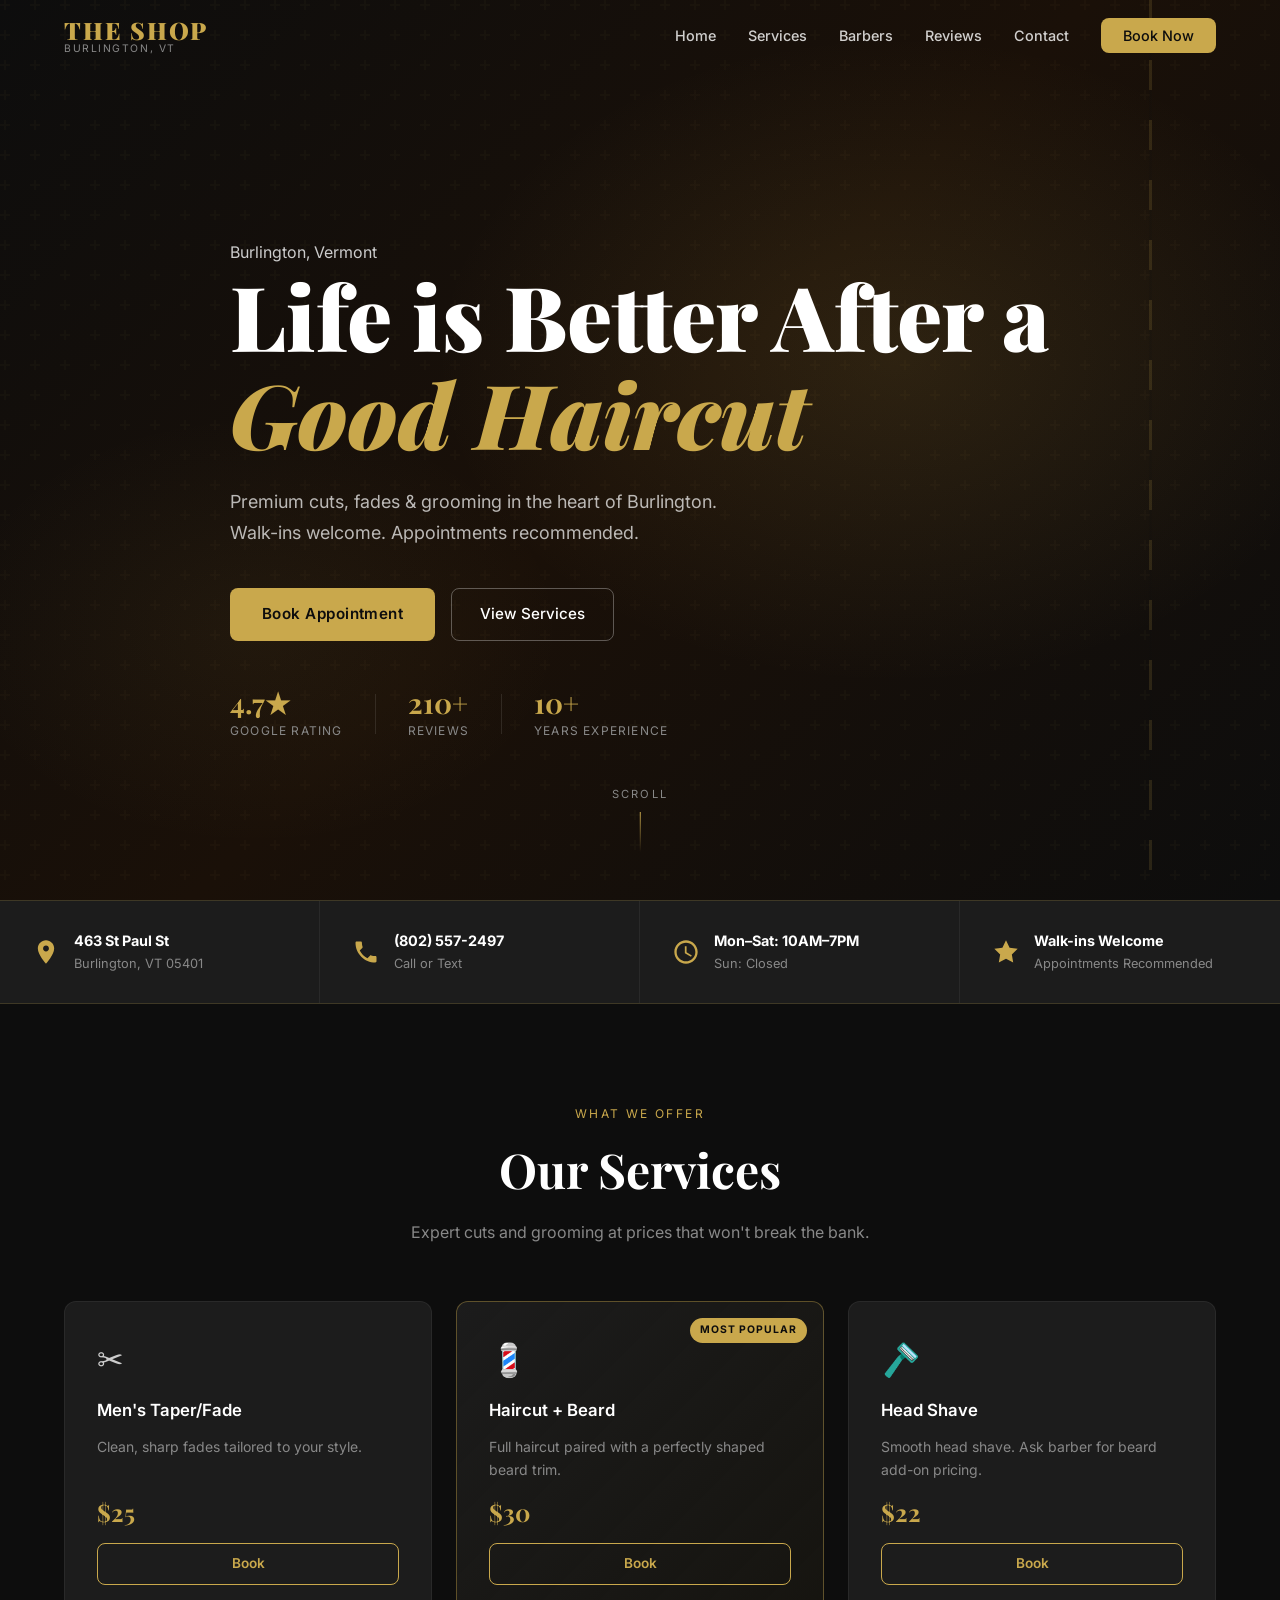
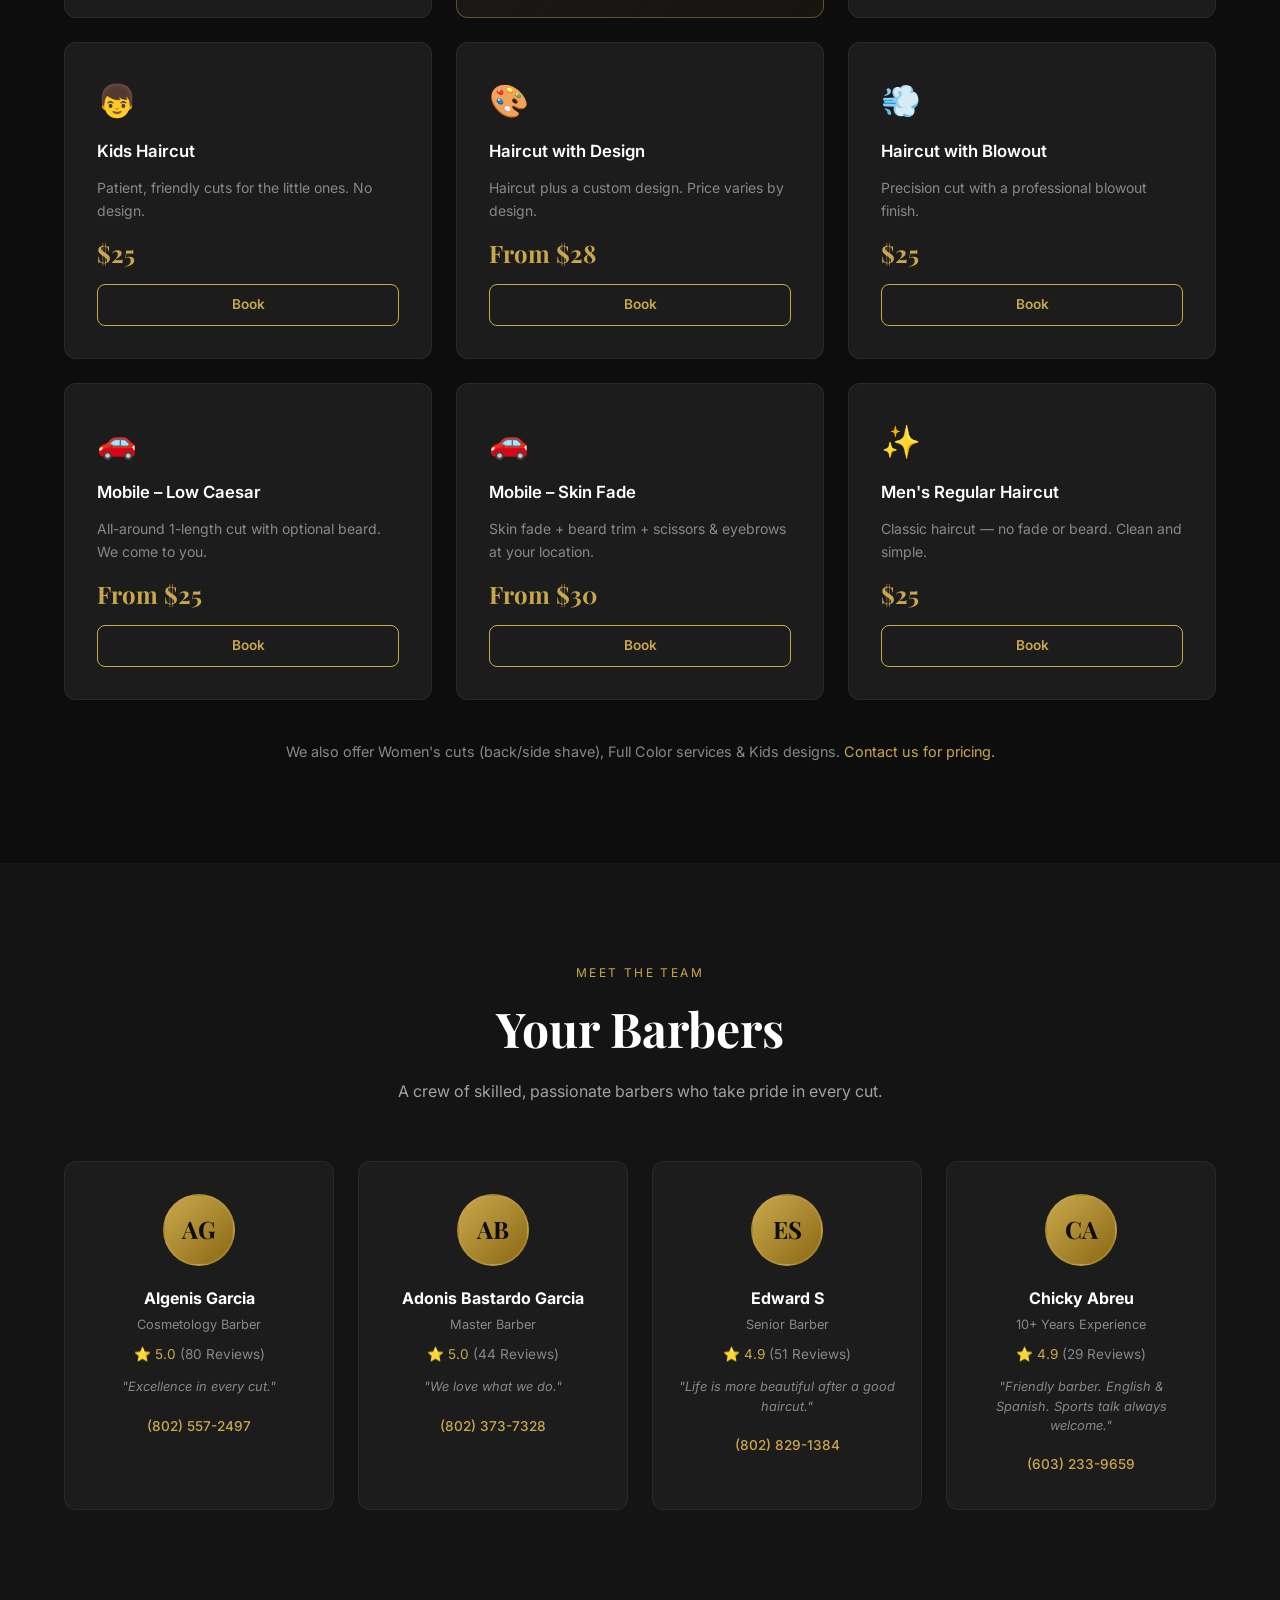
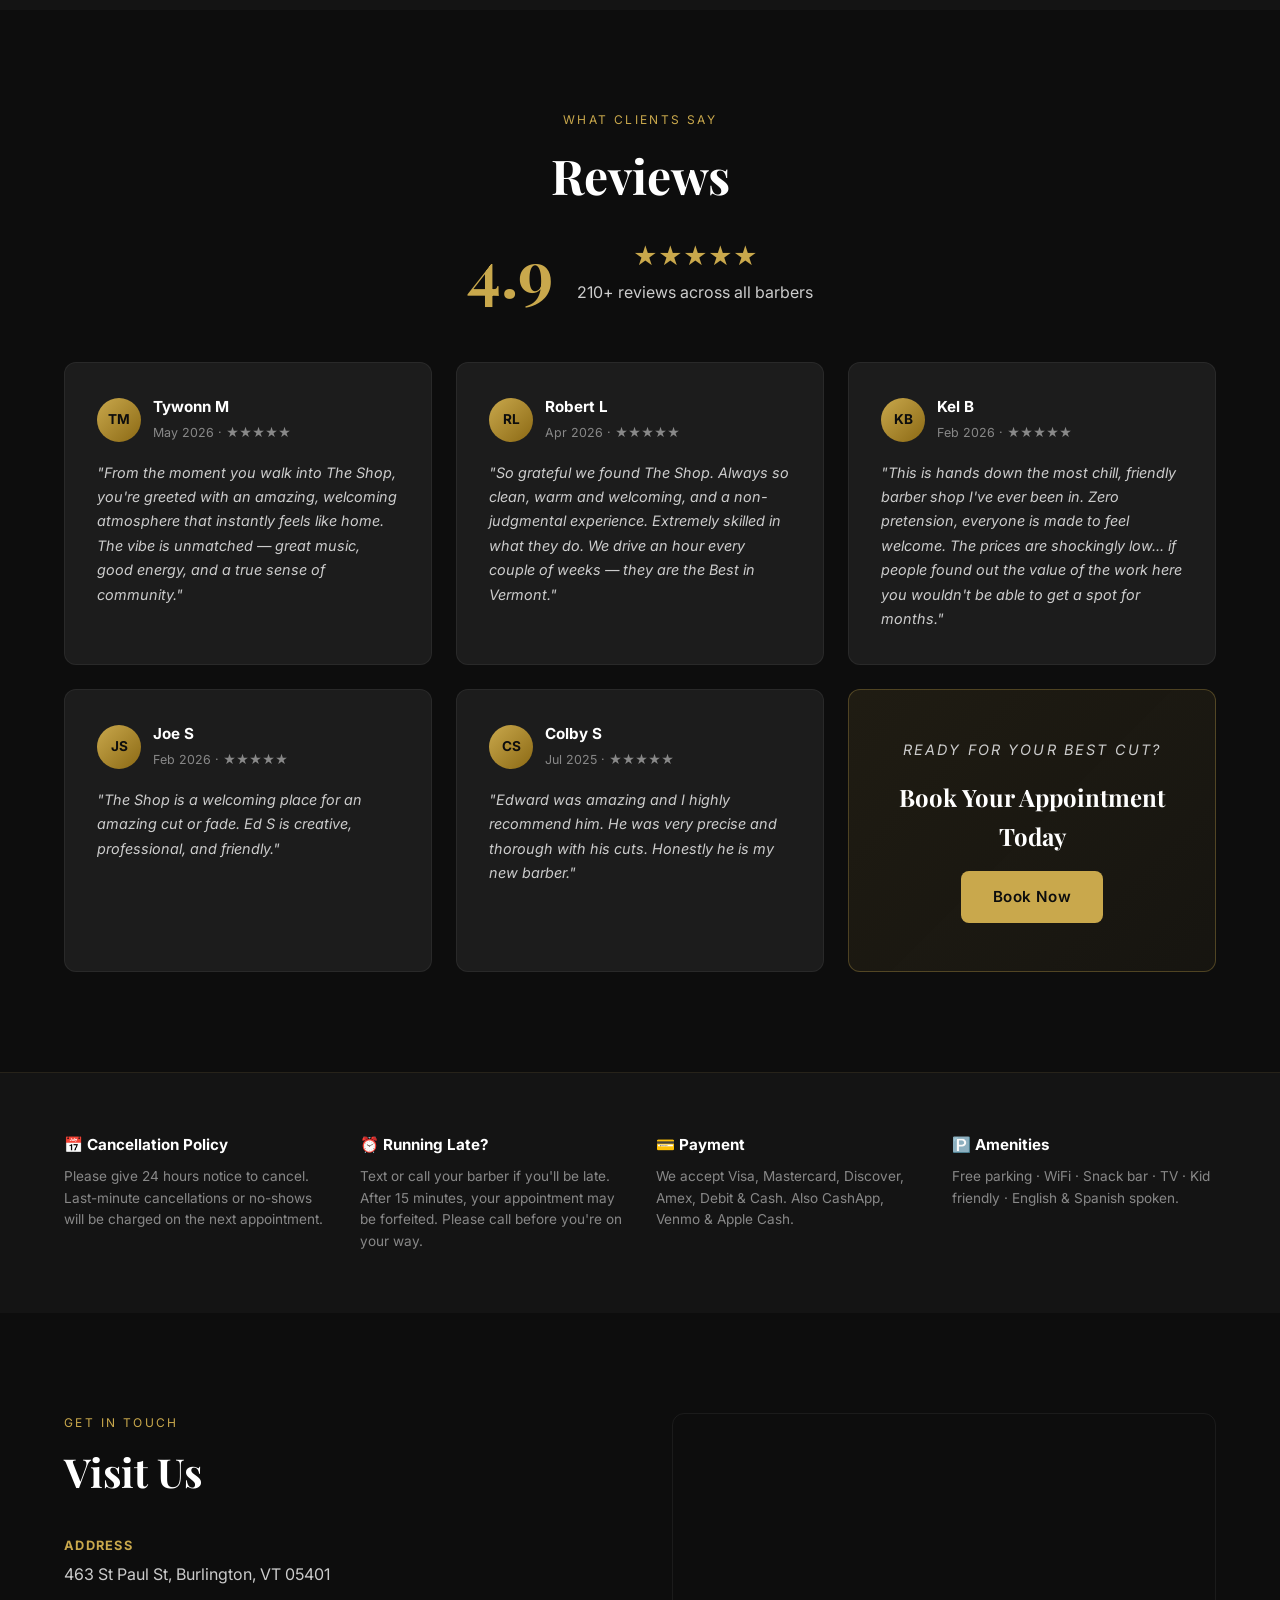
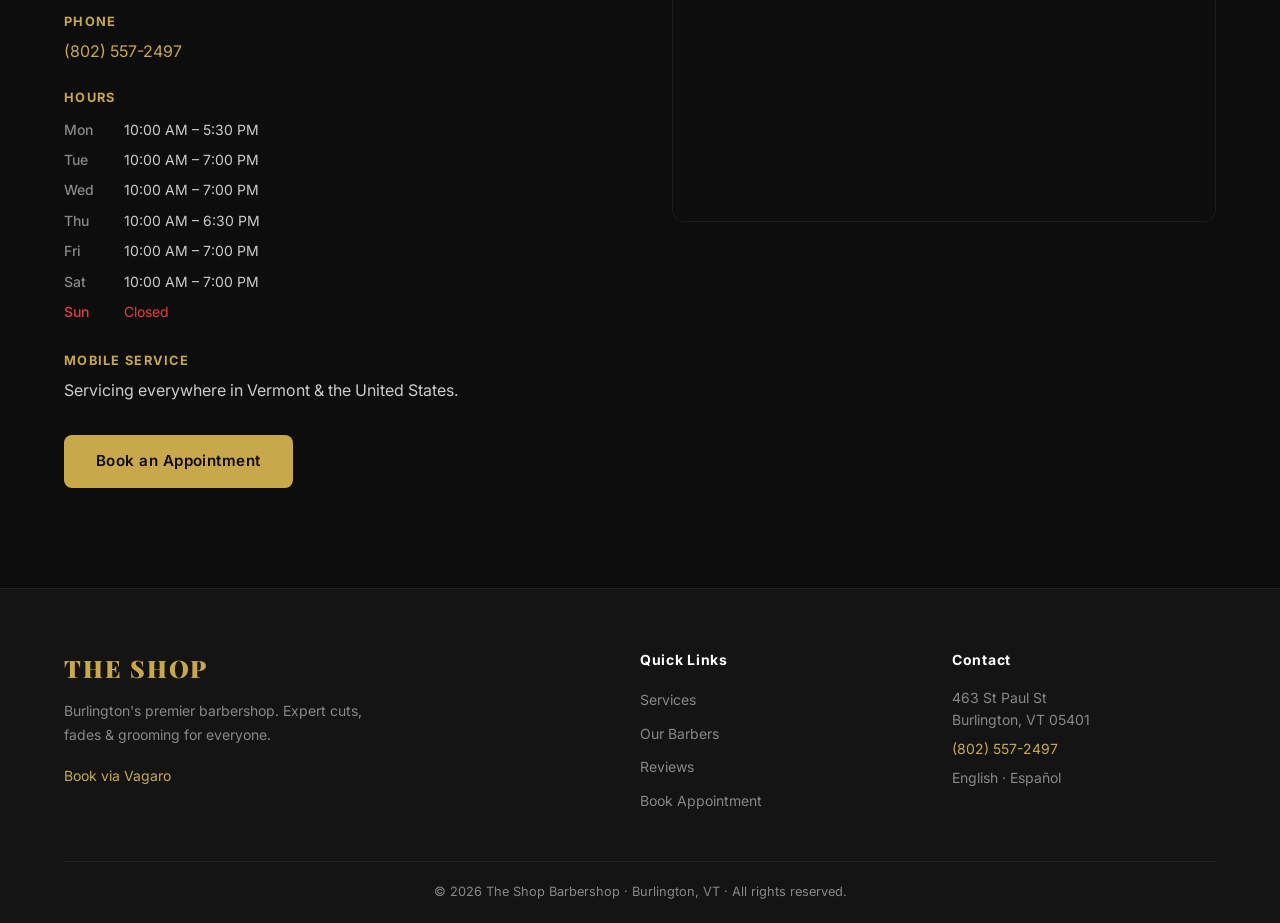
<file: index.html>
<!DOCTYPE html>
<html lang="en">
<head>
  <meta charset="UTF-8" />
  <meta name="viewport" content="width=device-width, initial-scale=1.0" />
  <title>The Shop | Burlington's Premier Barbershop</title>
  <link rel="stylesheet" href="styles.css" />
  <link rel="preconnect" href="https://fonts.googleapis.com" />
  <link href="https://fonts.googleapis.com/css2?family=Playfair+Display:wght@400;700;900&family=Inter:wght@300;400;500;600&display=swap" rel="stylesheet" />
</head>
<body>

  <!-- NAV -->
  <nav class="navbar" id="navbar">
    <div class="nav-container">
      <a href="index.html" class="nav-logo">
        <span class="logo-text">THE SHOP</span>
        <span class="logo-sub">Burlington, VT</span>
      </a>
      <ul class="nav-links" id="navLinks">
        <li><a href="#home">Home</a></li>
        <li><a href="#services">Services</a></li>
        <li><a href="#barbers">Barbers</a></li>
        <li><a href="#reviews">Reviews</a></li>
        <li><a href="#contact">Contact</a></li>
        <li><a href="booking.html" class="btn-nav">Book Now</a></li>
      </ul>
      <button class="hamburger" id="hamburger" aria-label="Menu">
        <span></span><span></span><span></span>
      </button>
    </div>
  </nav>

  <!-- HERO -->
  <section class="hero" id="home">
    <div class="hero-overlay"></div>
    <div class="hero-content">
      <p class="hero-eyebrow">Burlington, Vermont</p>
      <h1 class="hero-title">Life is Better After a<br /><em>Good Haircut</em></h1>
      <p class="hero-desc">Premium cuts, fades & grooming in the heart of Burlington. Walk-ins welcome. Appointments recommended.</p>
      <div class="hero-actions">
        <a href="booking.html" class="btn-primary">Book Appointment</a>
        <a href="#services" class="btn-ghost">View Services</a>
      </div>
      <div class="hero-badges">
        <div class="badge">
          <span class="badge-num">4.7★</span>
          <span class="badge-label">Google Rating</span>
        </div>
        <div class="badge-sep"></div>
        <div class="badge">
          <span class="badge-num">210+</span>
          <span class="badge-label">Reviews</span>
        </div>
        <div class="badge-sep"></div>
        <div class="badge">
          <span class="badge-num">10+</span>
          <span class="badge-label">Years Experience</span>
        </div>
      </div>
    </div>
    <div class="hero-scroll">
      <span>Scroll</span>
      <div class="scroll-line"></div>
    </div>
  </section>

  <!-- INFO STRIP -->
  <section class="info-strip">
    <div class="info-item">
      <svg viewBox="0 0 24 24"><path d="M12 2C8.13 2 5 5.13 5 9c0 5.25 7 13 7 13s7-7.75 7-13c0-3.87-3.13-7-7-7zm0 9.5c-1.38 0-2.5-1.12-2.5-2.5s1.12-2.5 2.5-2.5 2.5 1.12 2.5 2.5-1.12 2.5-2.5 2.5z"/></svg>
      <div>
        <strong>463 St Paul St</strong>
        <span>Burlington, VT 05401</span>
      </div>
    </div>
    <div class="info-item">
      <svg viewBox="0 0 24 24"><path d="M6.62 10.79c1.44 2.83 3.76 5.14 6.59 6.59l2.2-2.2c.27-.27.67-.36 1.02-.24 1.12.37 2.33.57 3.57.57.55 0 1 .45 1 1V20c0 .55-.45 1-1 1-9.39 0-17-7.61-17-17 0-.55.45-1 1-1h3.5c.55 0 1 .45 1 1 0 1.25.2 2.45.57 3.57.11.35.03.74-.25 1.02l-2.2 2.2z"/></svg>
      <div>
        <strong>(802) 557-2497</strong>
        <span>Call or Text</span>
      </div>
    </div>
    <div class="info-item">
      <svg viewBox="0 0 24 24"><path d="M11.99 2C6.47 2 2 6.48 2 12s4.47 10 9.99 10C17.52 22 22 17.52 22 12S17.52 2 11.99 2zM12 20c-4.42 0-8-3.58-8-8s3.58-8 8-8 8 3.58 8 8-3.58 8-8 8zm.5-13H11v6l5.25 3.15.75-1.23-4.5-2.67V7z"/></svg>
      <div>
        <strong>Mon–Sat: 10AM–7PM</strong>
        <span>Sun: Closed</span>
      </div>
    </div>
    <div class="info-item">
      <svg viewBox="0 0 24 24"><path d="M12 2l3.09 6.26L22 9.27l-5 4.87 1.18 6.88L12 17.77l-6.18 3.25L7 14.14 2 9.27l6.91-1.01L12 2z"/></svg>
      <div>
        <strong>Walk-ins Welcome</strong>
        <span>Appointments Recommended</span>
      </div>
    </div>
  </section>

  <!-- SERVICES -->
  <section class="services" id="services">
    <div class="container">
      <div class="section-header">
        <p class="section-eyebrow">What We Offer</p>
        <h2>Our Services</h2>
        <p class="section-desc">Expert cuts and grooming at prices that won't break the bank.</p>
      </div>
      <div class="services-grid">
        <div class="service-card">
          <div class="service-icon">✂</div>
          <h3>Men's Taper/Fade</h3>
          <p>Clean, sharp fades tailored to your style.</p>
          <span class="service-price">$25</span>
          <a href="booking.html" class="btn-service">Book</a>
        </div>
        <div class="service-card featured">
          <div class="service-badge">Most Popular</div>
          <div class="service-icon">💈</div>
          <h3>Haircut + Beard</h3>
          <p>Full haircut paired with a perfectly shaped beard trim.</p>
          <span class="service-price">$30</span>
          <a href="booking.html" class="btn-service">Book</a>
        </div>
        <div class="service-card">
          <div class="service-icon">🪒</div>
          <h3>Head Shave</h3>
          <p>Smooth head shave. Ask barber for beard add-on pricing.</p>
          <span class="service-price">$22</span>
          <a href="booking.html" class="btn-service">Book</a>
        </div>
        <div class="service-card">
          <div class="service-icon">👦</div>
          <h3>Kids Haircut</h3>
          <p>Patient, friendly cuts for the little ones. No design.</p>
          <span class="service-price">$25</span>
          <a href="booking.html" class="btn-service">Book</a>
        </div>
        <div class="service-card">
          <div class="service-icon">🎨</div>
          <h3>Haircut with Design</h3>
          <p>Haircut plus a custom design. Price varies by design.</p>
          <span class="service-price">From $28</span>
          <a href="booking.html" class="btn-service">Book</a>
        </div>
        <div class="service-card">
          <div class="service-icon">💨</div>
          <h3>Haircut with Blowout</h3>
          <p>Precision cut with a professional blowout finish.</p>
          <span class="service-price">$25</span>
          <a href="booking.html" class="btn-service">Book</a>
        </div>
        <div class="service-card">
          <div class="service-icon">🚗</div>
          <h3>Mobile – Low Caesar</h3>
          <p>All-around 1-length cut with optional beard. We come to you.</p>
          <span class="service-price">From $25</span>
          <a href="booking.html" class="btn-service">Book</a>
        </div>
        <div class="service-card">
          <div class="service-icon">🚗</div>
          <h3>Mobile – Skin Fade</h3>
          <p>Skin fade + beard trim + scissors & eyebrows at your location.</p>
          <span class="service-price">From $30</span>
          <a href="booking.html" class="btn-service">Book</a>
        </div>
        <div class="service-card">
          <div class="service-icon">✨</div>
          <h3>Men's Regular Haircut</h3>
          <p>Classic haircut — no fade or beard. Clean and simple.</p>
          <span class="service-price">$25</span>
          <a href="booking.html" class="btn-service">Book</a>
        </div>
      </div>
      <div class="services-note">
        <p>We also offer Women's cuts (back/side shave), Full Color services & Kids designs. <a href="booking.html">Contact us for pricing.</a></p>
      </div>
    </div>
  </section>

  <!-- BARBERS -->
  <section class="barbers" id="barbers">
    <div class="container">
      <div class="section-header light">
        <p class="section-eyebrow">Meet the Team</p>
        <h2>Your Barbers</h2>
        <p class="section-desc">A crew of skilled, passionate barbers who take pride in every cut.</p>
      </div>
      <div class="barbers-grid">
        <div class="barber-card">
          <div class="barber-avatar">AG</div>
          <div class="barber-info">
            <h3>Algenis Garcia</h3>
            <p class="barber-title">Cosmetology Barber</p>
            <div class="barber-stars">⭐ 5.0 <span>(80 Reviews)</span></div>
            <p class="barber-quote">"Excellence in every cut."</p>
            <a href="tel:+18025572497" class="barber-phone">(802) 557-2497</a>
          </div>
        </div>
        <div class="barber-card">
          <div class="barber-avatar">AB</div>
          <div class="barber-info">
            <h3>Adonis Bastardo Garcia</h3>
            <p class="barber-title">Master Barber</p>
            <div class="barber-stars">⭐ 5.0 <span>(44 Reviews)</span></div>
            <p class="barber-quote">"We love what we do."</p>
            <a href="tel:+18023737328" class="barber-phone">(802) 373-7328</a>
          </div>
        </div>
        <div class="barber-card">
          <div class="barber-avatar">ES</div>
          <div class="barber-info">
            <h3>Edward S</h3>
            <p class="barber-title">Senior Barber</p>
            <div class="barber-stars">⭐ 4.9 <span>(51 Reviews)</span></div>
            <p class="barber-quote">"Life is more beautiful after a good haircut."</p>
            <a href="tel:+18028291384" class="barber-phone">(802) 829-1384</a>
          </div>
        </div>
        <div class="barber-card">
          <div class="barber-avatar">CA</div>
          <div class="barber-info">
            <h3>Chicky Abreu</h3>
            <p class="barber-title">10+ Years Experience</p>
            <div class="barber-stars">⭐ 4.9 <span>(29 Reviews)</span></div>
            <p class="barber-quote">"Friendly barber. English &amp; Spanish. Sports talk always welcome."</p>
            <a href="tel:+16032339659" class="barber-phone">(603) 233-9659</a>
          </div>
        </div>
      </div>
    </div>
  </section>

  <!-- REVIEWS -->
  <section class="reviews" id="reviews">
    <div class="container">
      <div class="section-header">
        <p class="section-eyebrow">What Clients Say</p>
        <h2>Reviews</h2>
        <div class="review-summary">
          <span class="big-rating">4.9</span>
          <div>
            <div class="stars-row">★★★★★</div>
            <p>210+ reviews across all barbers</p>
          </div>
        </div>
      </div>
      <div class="reviews-grid">
        <div class="review-card">
          <div class="reviewer">
            <div class="reviewer-avatar">TM</div>
            <div>
              <strong>Tywonn M</strong>
              <span>May 2026 · ★★★★★</span>
            </div>
          </div>
          <p>"From the moment you walk into The Shop, you're greeted with an amazing, welcoming atmosphere that instantly feels like home. The vibe is unmatched — great music, good energy, and a true sense of community."</p>
        </div>
        <div class="review-card">
          <div class="reviewer">
            <div class="reviewer-avatar">RL</div>
            <div>
              <strong>Robert L</strong>
              <span>Apr 2026 · ★★★★★</span>
            </div>
          </div>
          <p>"So grateful we found The Shop. Always so clean, warm and welcoming, and a non-judgmental experience. Extremely skilled in what they do. We drive an hour every couple of weeks — they are the Best in Vermont."</p>
        </div>
        <div class="review-card">
          <div class="reviewer">
            <div class="reviewer-avatar">KB</div>
            <div>
              <strong>Kel B</strong>
              <span>Feb 2026 · ★★★★★</span>
            </div>
          </div>
          <p>"This is hands down the most chill, friendly barber shop I've ever been in. Zero pretension, everyone is made to feel welcome. The prices are shockingly low... if people found out the value of the work here you wouldn't be able to get a spot for months."</p>
        </div>
        <div class="review-card">
          <div class="reviewer">
            <div class="reviewer-avatar">JS</div>
            <div>
              <strong>Joe S</strong>
              <span>Feb 2026 · ★★★★★</span>
            </div>
          </div>
          <p>"The Shop is a welcoming place for an amazing cut or fade. Ed S is creative, professional, and friendly."</p>
        </div>
        <div class="review-card">
          <div class="reviewer">
            <div class="reviewer-avatar">CS</div>
            <div>
              <strong>Colby S</strong>
              <span>Jul 2025 · ★★★★★</span>
            </div>
          </div>
          <p>"Edward was amazing and I highly recommend him. He was very precise and thorough with his cuts. Honestly he is my new barber."</p>
        </div>
        <div class="review-card cta-card">
          <p class="cta-label">Ready for your best cut?</p>
          <h3>Book Your Appointment Today</h3>
          <a href="booking.html" class="btn-primary">Book Now</a>
        </div>
      </div>
    </div>
  </section>

  <!-- POLICIES -->
  <section class="policies">
    <div class="container">
      <div class="policies-grid">
        <div class="policy-item">
          <h4>📅 Cancellation Policy</h4>
          <p>Please give 24 hours notice to cancel. Last-minute cancellations or no-shows will be charged on the next appointment.</p>
        </div>
        <div class="policy-item">
          <h4>⏰ Running Late?</h4>
          <p>Text or call your barber if you'll be late. After 15 minutes, your appointment may be forfeited. Please call before you're on your way.</p>
        </div>
        <div class="policy-item">
          <h4>💳 Payment</h4>
          <p>We accept Visa, Mastercard, Discover, Amex, Debit & Cash. Also CashApp, Venmo & Apple Cash.</p>
        </div>
        <div class="policy-item">
          <h4>🅿️ Amenities</h4>
          <p>Free parking · WiFi · Snack bar · TV · Kid friendly · English & Spanish spoken.</p>
        </div>
      </div>
    </div>
  </section>

  <!-- CONTACT -->
  <section class="contact" id="contact">
    <div class="container">
      <div class="contact-grid">
        <div class="contact-info">
          <p class="section-eyebrow">Get In Touch</p>
          <h2>Visit Us</h2>
          <div class="contact-details">
            <div class="contact-row">
              <strong>Address</strong>
              <p>463 St Paul St, Burlington, VT 05401</p>
            </div>
            <div class="contact-row">
              <strong>Phone</strong>
              <p><a href="tel:+18025572497">(802) 557-2497</a></p>
            </div>
            <div class="contact-row">
              <strong>Hours</strong>
              <table class="hours-table">
                <tr><td>Mon</td><td>10:00 AM – 5:30 PM</td></tr>
                <tr><td>Tue</td><td>10:00 AM – 7:00 PM</td></tr>
                <tr><td>Wed</td><td>10:00 AM – 7:00 PM</td></tr>
                <tr><td>Thu</td><td>10:00 AM – 6:30 PM</td></tr>
                <tr><td>Fri</td><td>10:00 AM – 7:00 PM</td></tr>
                <tr><td>Sat</td><td>10:00 AM – 7:00 PM</td></tr>
                <tr class="closed"><td>Sun</td><td>Closed</td></tr>
              </table>
            </div>
            <div class="contact-row">
              <strong>Mobile Service</strong>
              <p>Servicing everywhere in Vermont & the United States.</p>
            </div>
          </div>
          <a href="booking.html" class="btn-primary" style="margin-top:2rem;display:inline-block;">Book an Appointment</a>
        </div>
        <div class="contact-map">
          <iframe
            src="https://www.google.com/maps/embed?pb=!1m18!1m12!1m3!1d2877.4!2d-73.2148!3d44.4773!2m3!1f0!2f0!3f0!3m2!1i1024!2i768!4f13.1!3m3!1m2!1s0x0%3A0x0!2s463+St+Paul+St%2C+Burlington%2C+VT+05401!5e0!3m2!1sen!2sus!4v1"
            width="100%"
            height="400"
            style="border:0;border-radius:12px;"
            allowfullscreen=""
            loading="lazy"
            referrerpolicy="no-referrer-when-downgrade"
            title="The Shop location map">
          </iframe>
        </div>
      </div>
    </div>
  </section>

  <!-- FOOTER -->
  <footer class="footer">
    <div class="container">
      <div class="footer-grid">
        <div class="footer-brand">
          <span class="logo-text">THE SHOP</span>
          <p>Burlington's premier barbershop. Expert cuts, fades & grooming for everyone.</p>
          <div class="footer-socials">
            <a href="https://www.vagaro.com/theshop3" target="_blank" rel="noopener">Book via Vagaro</a>
          </div>
        </div>
        <div class="footer-links">
          <h4>Quick Links</h4>
          <ul>
            <li><a href="#services">Services</a></li>
            <li><a href="#barbers">Our Barbers</a></li>
            <li><a href="#reviews">Reviews</a></li>
            <li><a href="booking.html">Book Appointment</a></li>
          </ul>
        </div>
        <div class="footer-contact">
          <h4>Contact</h4>
          <p>463 St Paul St<br />Burlington, VT 05401</p>
          <p><a href="tel:+18025572497">(802) 557-2497</a></p>
          <p>English · Español</p>
        </div>
      </div>
      <div class="footer-bottom">
        <p>&copy; 2026 The Shop Barbershop · Burlington, VT · All rights reserved.</p>
      </div>
    </div>
  </footer>

  <script src="script.js"></script>
</body>
</html>
</file>
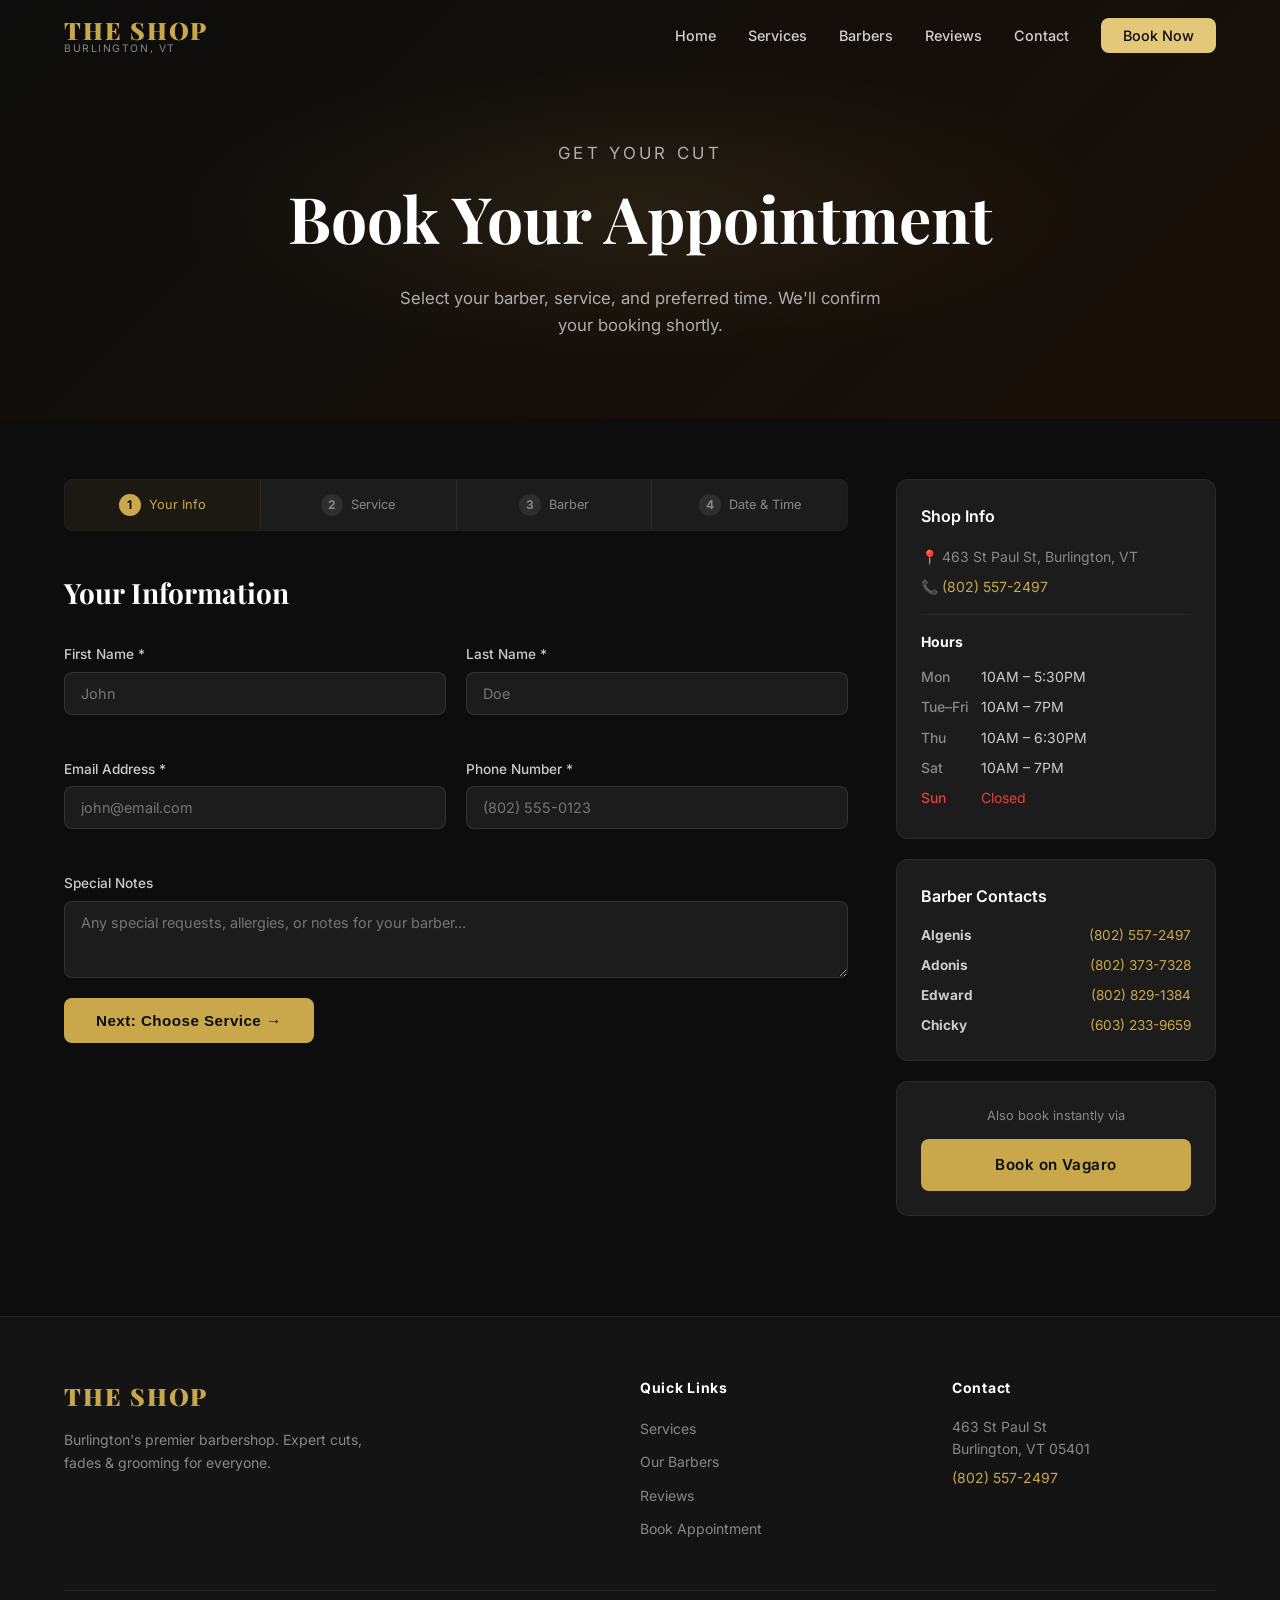
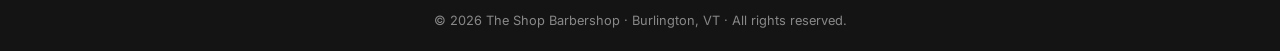
<file: booking.html>
<!DOCTYPE html>
<html lang="en">
<head>
  <meta charset="UTF-8" />
  <meta name="viewport" content="width=device-width, initial-scale=1.0" />
  <title>Book Appointment | The Shop Barbershop</title>
  <link rel="stylesheet" href="styles.css" />
  <link rel="preconnect" href="https://fonts.googleapis.com" />
  <link href="https://fonts.googleapis.com/css2?family=Playfair+Display:wght@400;700;900&family=Inter:wght@300;400;500;600&display=swap" rel="stylesheet" />
</head>
<body>

  <!-- NAV -->
  <nav class="navbar" id="navbar">
    <div class="nav-container">
      <a href="index.html" class="nav-logo">
        <span class="logo-text">THE SHOP</span>
        <span class="logo-sub">Burlington, VT</span>
      </a>
      <ul class="nav-links" id="navLinks">
        <li><a href="index.html#home">Home</a></li>
        <li><a href="index.html#services">Services</a></li>
        <li><a href="index.html#barbers">Barbers</a></li>
        <li><a href="index.html#reviews">Reviews</a></li>
        <li><a href="index.html#contact">Contact</a></li>
        <li><a href="booking.html" class="btn-nav active">Book Now</a></li>
      </ul>
      <button class="hamburger" id="hamburger" aria-label="Menu">
        <span></span><span></span><span></span>
      </button>
    </div>
  </nav>

  <!-- BOOKING HERO -->
  <section class="booking-hero">
    <div class="booking-hero-content">
      <p class="section-eyebrow">Get Your Cut</p>
      <h1>Book Your Appointment</h1>
      <p>Select your barber, service, and preferred time. We'll confirm your booking shortly.</p>
    </div>
  </section>

  <!-- BOOKING SECTION -->
  <section class="booking-section">
    <div class="container">
      <div class="booking-layout">

        <!-- FORM -->
        <div class="booking-form-wrap">
          <div class="booking-steps">
            <div class="step active" data-step="1"><span>1</span> Your Info</div>
            <div class="step" data-step="2"><span>2</span> Service</div>
            <div class="step" data-step="3"><span>3</span> Barber</div>
            <div class="step" data-step="4"><span>4</span> Date &amp; Time</div>
          </div>

          <form id="bookingForm" novalidate>

            <!-- STEP 1: Contact Info -->
            <div class="form-step" id="step1">
              <h2>Your Information</h2>
              <div class="form-row">
                <div class="form-group">
                  <label for="firstName">First Name *</label>
                  <input type="text" id="firstName" name="firstName" placeholder="John" required />
                  <span class="field-error" id="firstNameErr"></span>
                </div>
                <div class="form-group">
                  <label for="lastName">Last Name *</label>
                  <input type="text" id="lastName" name="lastName" placeholder="Doe" required />
                  <span class="field-error" id="lastNameErr"></span>
                </div>
              </div>
              <div class="form-row">
                <div class="form-group">
                  <label for="email">Email Address *</label>
                  <input type="email" id="email" name="email" placeholder="john@email.com" required />
                  <span class="field-error" id="emailErr"></span>
                </div>
                <div class="form-group">
                  <label for="phone">Phone Number *</label>
                  <input type="tel" id="phone" name="phone" placeholder="(802) 555-0123" required />
                  <span class="field-error" id="phoneErr"></span>
                </div>
              </div>
              <div class="form-group">
                <label for="notes">Special Notes</label>
                <textarea id="notes" name="notes" rows="3" placeholder="Any special requests, allergies, or notes for your barber..."></textarea>
              </div>
              <button type="button" class="btn-primary next-btn" data-next="2">Next: Choose Service →</button>
            </div>

            <!-- STEP 2: Service -->
            <div class="form-step hidden" id="step2">
              <h2>Select a Service</h2>
              <div class="service-options">
                <label class="service-option">
                  <input type="radio" name="service" value="Men's Taper/Fade Haircut" data-price="$25" required />
                  <div class="service-opt-content">
                    <div class="service-opt-icon">✂</div>
                    <div class="service-opt-info">
                      <strong>Men's Taper/Fade Haircut</strong>
                      <span>Clean sharp fade tailored to your style</span>
                    </div>
                    <div class="service-opt-price">$25</div>
                  </div>
                </label>
                <label class="service-option">
                  <input type="radio" name="service" value="Men's Haircut + Beard" data-price="$30" />
                  <div class="service-opt-content">
                    <div class="service-opt-icon">💈</div>
                    <div class="service-opt-info">
                      <strong>Men's Haircut + Beard</strong>
                      <span>Full haircut with beard trim</span>
                    </div>
                    <div class="service-opt-price">$30</div>
                  </div>
                </label>
                <label class="service-option">
                  <input type="radio" name="service" value="Men's Regular Haircut" data-price="$25" />
                  <div class="service-opt-content">
                    <div class="service-opt-icon">💇</div>
                    <div class="service-opt-info">
                      <strong>Men's Regular Haircut</strong>
                      <span>Classic cut — no fade or beard</span>
                    </div>
                    <div class="service-opt-price">$25</div>
                  </div>
                </label>
                <label class="service-option">
                  <input type="radio" name="service" value="Men's Blowout" data-price="$25" />
                  <div class="service-opt-content">
                    <div class="service-opt-icon">💨</div>
                    <div class="service-opt-info">
                      <strong>Men's Blowout</strong>
                      <span>Nothing on top blowout style</span>
                    </div>
                    <div class="service-opt-price">$25</div>
                  </div>
                </label>
                <label class="service-option">
                  <input type="radio" name="service" value="Men's Haircut with Blowout" data-price="$25" />
                  <div class="service-opt-content">
                    <div class="service-opt-icon">✨</div>
                    <div class="service-opt-info">
                      <strong>Men's Haircut with Blowout</strong>
                      <span>Precision cut with blowout finish</span>
                    </div>
                    <div class="service-opt-price">$25</div>
                  </div>
                </label>
                <label class="service-option">
                  <input type="radio" name="service" value="Men's Haircut with Design" data-price="From $28" />
                  <div class="service-opt-content">
                    <div class="service-opt-icon">🎨</div>
                    <div class="service-opt-info">
                      <strong>Men's Haircut with Design</strong>
                      <span>Custom design, price varies</span>
                    </div>
                    <div class="service-opt-price">From $28</div>
                  </div>
                </label>
                <label class="service-option">
                  <input type="radio" name="service" value="Men's Head Shave" data-price="$22" />
                  <div class="service-opt-content">
                    <div class="service-opt-icon">🪒</div>
                    <div class="service-opt-info">
                      <strong>Men's Head Shave</strong>
                      <span>Smooth head shave (beard add-on available)</span>
                    </div>
                    <div class="service-opt-price">$22</div>
                  </div>
                </label>
                <label class="service-option">
                  <input type="radio" name="service" value="Kids Haircut No Design" data-price="$25" />
                  <div class="service-opt-content">
                    <div class="service-opt-icon">👦</div>
                    <div class="service-opt-info">
                      <strong>Kids Haircut (No Design)</strong>
                      <span>Patient, friendly cuts for little ones</span>
                    </div>
                    <div class="service-opt-price">$25</div>
                  </div>
                </label>
                <label class="service-option">
                  <input type="radio" name="service" value="Mobile – Low Caesar / All Around" data-price="From $25" />
                  <div class="service-opt-content">
                    <div class="service-opt-icon">🚗</div>
                    <div class="service-opt-info">
                      <strong>Mobile – Low Caesar / All Around</strong>
                      <span>We come to you — beard optional</span>
                    </div>
                    <div class="service-opt-price">From $25</div>
                  </div>
                </label>
                <label class="service-option">
                  <input type="radio" name="service" value="Mobile – Skin Fade, Beard, Scissors & Eyebrows" data-price="From $30" />
                  <div class="service-opt-content">
                    <div class="service-opt-icon">🚗</div>
                    <div class="service-opt-info">
                      <strong>Mobile – Skin Fade Package</strong>
                      <span>Skin fade + beard trim + scissors + eyebrows</span>
                    </div>
                    <div class="service-opt-price">From $30</div>
                  </div>
                </label>
                <label class="service-option">
                  <input type="radio" name="service" value="Women's Haircut / Back or Side Shave" data-price="Ask barber" />
                  <div class="service-opt-content">
                    <div class="service-opt-icon">💁</div>
                    <div class="service-opt-info">
                      <strong>Women's Haircut / Back or Side Shave</strong>
                      <span>Customized to your individual style</span>
                    </div>
                    <div class="service-opt-price">Ask barber</div>
                  </div>
                </label>
                <label class="service-option">
                  <input type="radio" name="service" value="Full Color and Haircut" data-price="Ask barber" />
                  <div class="service-opt-content">
                    <div class="service-opt-icon">🎨</div>
                    <div class="service-opt-info">
                      <strong>Full Color and Haircut</strong>
                      <span>All-over permanent or semi-permanent color</span>
                    </div>
                    <div class="service-opt-price">Ask barber</div>
                  </div>
                </label>
              </div>
              <span class="field-error" id="serviceErr"></span>
              <div class="step-actions">
                <button type="button" class="btn-ghost back-btn" data-prev="1">← Back</button>
                <button type="button" class="btn-primary next-btn" data-next="3">Next: Choose Barber →</button>
              </div>
            </div>

            <!-- STEP 3: Barber -->
            <div class="form-step hidden" id="step3">
              <h2>Choose Your Barber</h2>
              <div class="barber-options">
                <label class="barber-option">
                  <input type="radio" name="barber" value="Algenis Garcia" data-phone="(802) 557-2497" required />
                  <div class="barber-opt-content">
                    <div class="barber-opt-avatar">AG</div>
                    <div class="barber-opt-info">
                      <strong>Algenis Garcia</strong>
                      <span>Cosmetology Barber · ⭐ 5.0 (80)</span>
                    </div>
                  </div>
                </label>
                <label class="barber-option">
                  <input type="radio" name="barber" value="Adonis Bastardo Garcia" data-phone="(802) 373-7328" />
                  <div class="barber-opt-content">
                    <div class="barber-opt-avatar">AB</div>
                    <div class="barber-opt-info">
                      <strong>Adonis Bastardo Garcia</strong>
                      <span>Master Barber · ⭐ 5.0 (44)</span>
                    </div>
                  </div>
                </label>
                <label class="barber-option">
                  <input type="radio" name="barber" value="Edward S" data-phone="(802) 829-1384" />
                  <div class="barber-opt-content">
                    <div class="barber-opt-avatar">ES</div>
                    <div class="barber-opt-info">
                      <strong>Edward S</strong>
                      <span>Senior Barber · ⭐ 4.9 (51)</span>
                    </div>
                  </div>
                </label>
                <label class="barber-option">
                  <input type="radio" name="barber" value="Chicky Abreu" data-phone="(603) 233-9659" />
                  <div class="barber-opt-content">
                    <div class="barber-opt-avatar">CA</div>
                    <div class="barber-opt-info">
                      <strong>Chicky Abreu</strong>
                      <span>10+ Yrs Experience · ⭐ 4.9 (29)</span>
                    </div>
                  </div>
                </label>
                <label class="barber-option">
                  <input type="radio" name="barber" value="No Preference" data-phone="" />
                  <div class="barber-opt-content">
                    <div class="barber-opt-avatar">?</div>
                    <div class="barber-opt-info">
                      <strong>No Preference</strong>
                      <span>First available barber</span>
                    </div>
                  </div>
                </label>
              </div>
              <span class="field-error" id="barberErr"></span>
              <div class="step-actions">
                <button type="button" class="btn-ghost back-btn" data-prev="2">← Back</button>
                <button type="button" class="btn-primary next-btn" data-next="4">Next: Pick Date & Time →</button>
              </div>
            </div>

            <!-- STEP 4: Date & Time -->
            <div class="form-step hidden" id="step4">
              <h2>Date &amp; Time</h2>
              <div class="form-row">
                <div class="form-group">
                  <label for="apptDate">Preferred Date *</label>
                  <input type="date" id="apptDate" name="apptDate" required />
                  <span class="field-error" id="dateErr"></span>
                </div>
                <div class="form-group">
                  <label for="apptTime">Preferred Time *</label>
                  <select id="apptTime" name="apptTime" required>
                    <option value="">Select a time</option>
                    <option value="10:00 AM">10:00 AM</option>
                    <option value="10:30 AM">10:30 AM</option>
                    <option value="11:00 AM">11:00 AM</option>
                    <option value="11:30 AM">11:30 AM</option>
                    <option value="12:00 PM">12:00 PM</option>
                    <option value="12:30 PM">12:30 PM</option>
                    <option value="1:00 PM">1:00 PM</option>
                    <option value="1:30 PM">1:30 PM</option>
                    <option value="2:00 PM">2:00 PM</option>
                    <option value="2:30 PM">2:30 PM</option>
                    <option value="3:00 PM">3:00 PM</option>
                    <option value="3:30 PM">3:30 PM</option>
                    <option value="4:00 PM">4:00 PM</option>
                    <option value="4:30 PM">4:30 PM</option>
                    <option value="5:00 PM">5:00 PM</option>
                    <option value="5:30 PM">5:30 PM</option>
                    <option value="6:00 PM">6:00 PM</option>
                    <option value="6:30 PM">6:30 PM</option>
                  </select>
                  <span class="field-error" id="timeErr"></span>
                </div>
              </div>
              <div class="booking-summary" id="bookingSummary">
                <h3>Booking Summary</h3>
                <div class="summary-rows" id="summaryRows"></div>
              </div>
              <div class="policy-reminder">
                <p>⏰ If running late, please text your barber. After 15 minutes, you may lose your slot.</p>
                <p>📅 24-hour notice required for cancellations. No-shows will be charged.</p>
                <label class="checkbox-label">
                  <input type="checkbox" id="agreePolicy" required />
                  I understand and agree to the cancellation &amp; late policy.
                </label>
                <span class="field-error" id="policyErr"></span>
              </div>
              <div class="step-actions">
                <button type="button" class="btn-ghost back-btn" data-prev="3">← Back</button>
                <button type="submit" class="btn-primary" id="submitBtn">Confirm Booking ✓</button>
              </div>
            </div>

          </form>
        </div>

        <!-- SIDEBAR -->
        <aside class="booking-sidebar">
          <div class="sidebar-card">
            <h3>Shop Info</h3>
            <p>📍 463 St Paul St, Burlington, VT</p>
            <p>📞 <a href="tel:+18025572497">(802) 557-2497</a></p>
            <hr />
            <h4>Hours</h4>
            <table class="hours-table">
              <tr><td>Mon</td><td>10AM – 5:30PM</td></tr>
              <tr><td>Tue–Fri</td><td>10AM – 7PM</td></tr>
              <tr><td>Thu</td><td>10AM – 6:30PM</td></tr>
              <tr><td>Sat</td><td>10AM – 7PM</td></tr>
              <tr class="closed"><td>Sun</td><td>Closed</td></tr>
            </table>
          </div>
          <div class="sidebar-card">
            <h3>Barber Contacts</h3>
            <ul class="barber-contacts">
              <li><strong>Algenis</strong> <a href="tel:+18025572497">(802) 557-2497</a></li>
              <li><strong>Adonis</strong> <a href="tel:+18023737328">(802) 373-7328</a></li>
              <li><strong>Edward</strong> <a href="tel:+18028291384">(802) 829-1384</a></li>
              <li><strong>Chicky</strong> <a href="tel:+16032339659">(603) 233-9659</a></li>
            </ul>
          </div>
          <div class="sidebar-card vagaro-cta">
            <p>Also book instantly via</p>
            <a href="https://www.vagaro.com/theshop3" target="_blank" rel="noopener" class="btn-primary">Book on Vagaro</a>
          </div>
        </aside>
      </div>
    </div>
  </section>

  <!-- CONFIRMATION MODAL -->
  <div class="modal-overlay" id="confirmModal">
    <div class="modal">
      <div class="modal-icon">✅</div>
      <h2>Booking Request Sent!</h2>
      <p id="confirmText">Thank you! Your appointment request has been received. Your barber will confirm via phone or text shortly.</p>
      <div class="modal-details" id="modalDetails"></div>
      <p class="modal-note">If you need to cancel, please give 24 hours notice. No-shows will be charged on next visit.</p>
      <a href="index.html" class="btn-primary">Back to Home</a>
    </div>
  </div>

  <!-- FOOTER -->
  <footer class="footer">
    <div class="container">
      <div class="footer-grid">
        <div class="footer-brand">
          <span class="logo-text">THE SHOP</span>
          <p>Burlington's premier barbershop. Expert cuts, fades & grooming for everyone.</p>
        </div>
        <div class="footer-links">
          <h4>Quick Links</h4>
          <ul>
            <li><a href="index.html#services">Services</a></li>
            <li><a href="index.html#barbers">Our Barbers</a></li>
            <li><a href="index.html#reviews">Reviews</a></li>
            <li><a href="booking.html">Book Appointment</a></li>
          </ul>
        </div>
        <div class="footer-contact">
          <h4>Contact</h4>
          <p>463 St Paul St<br />Burlington, VT 05401</p>
          <p><a href="tel:+18025572497">(802) 557-2497</a></p>
        </div>
      </div>
      <div class="footer-bottom">
        <p>&copy; 2026 The Shop Barbershop · Burlington, VT · All rights reserved.</p>
      </div>
    </div>
  </footer>

  <script src="script.js"></script>
</body>
</html>
</file>
<file: styles.css>
/* ============================================================
   THE SHOP BARBERSHOP — styles.css
   ============================================================ */

*, *::before, *::after { box-sizing: border-box; margin: 0; padding: 0; }

:root {
  --gold: #C9A84C;
  --gold-light: #E4C87A;
  --dark: #0D0D0D;
  --dark-2: #141414;
  --dark-3: #1C1C1C;
  --dark-4: #242424;
  --mid: #2E2E2E;
  --light: #F5F0E8;
  --white: #FFFFFF;
  --text: #CCCCCC;
  --text-muted: #888;
  --red: #E53E3E;
  --radius: 12px;
  --radius-sm: 8px;
  --shadow: 0 4px 24px rgba(0,0,0,0.4);
  --transition: 0.3s ease;
  --font-serif: 'Playfair Display', Georgia, serif;
  --font-sans: 'Inter', system-ui, sans-serif;
}

html { scroll-behavior: smooth; font-size: 16px; }

body {
  font-family: var(--font-sans);
  background: var(--dark);
  color: var(--text);
  line-height: 1.6;
  overflow-x: hidden;
}

a { color: inherit; text-decoration: none; }

img { display: block; max-width: 100%; }

/* ── UTILITY ─────────────────────────────────────────────── */
.container { max-width: 1200px; margin: 0 auto; padding: 0 24px; }

.section-eyebrow {
  font-size: 0.75rem;
  letter-spacing: 0.2em;
  text-transform: uppercase;
  color: var(--gold);
  margin-bottom: 0.5rem;
}

.section-header { text-align: center; margin-bottom: 3.5rem; }
.section-header h2 {
  font-family: var(--font-serif);
  font-size: clamp(2rem, 4vw, 3rem);
  color: var(--white);
  margin-bottom: 0.75rem;
}
.section-header .section-desc { color: var(--text-muted); max-width: 520px; margin: 0 auto; }
.section-header.light h2 { color: var(--white); }
.section-header.light .section-eyebrow { color: var(--gold); }
.section-header.light .section-desc { color: rgba(255,255,255,0.6); }

/* ── BUTTONS ─────────────────────────────────────────────── */
.btn-primary {
  display: inline-flex;
  align-items: center;
  justify-content: center;
  background: var(--gold);
  color: var(--dark);
  font-weight: 600;
  font-size: 0.95rem;
  padding: 14px 32px;
  border-radius: var(--radius-sm);
  border: none;
  cursor: pointer;
  transition: var(--transition);
  letter-spacing: 0.03em;
}
.btn-primary:hover { background: var(--gold-light); transform: translateY(-2px); box-shadow: 0 8px 24px rgba(201,168,76,0.3); }

.btn-ghost {
  display: inline-flex;
  align-items: center;
  justify-content: center;
  background: transparent;
  color: var(--white);
  font-weight: 500;
  font-size: 0.95rem;
  padding: 13px 28px;
  border-radius: var(--radius-sm);
  border: 1px solid rgba(255,255,255,0.3);
  cursor: pointer;
  transition: var(--transition);
}
.btn-ghost:hover { border-color: var(--gold); color: var(--gold); }

.btn-nav {
  background: var(--gold);
  color: var(--dark) !important;
  padding: 9px 22px;
  border-radius: var(--radius-sm);
  font-weight: 600;
  font-size: 0.9rem;
  transition: var(--transition);
}
.btn-nav:hover, .btn-nav.active { background: var(--gold-light); }

/* ── NAVBAR ──────────────────────────────────────────────── */
.navbar {
  position: fixed;
  top: 0; left: 0; right: 0;
  z-index: 100;
  transition: background var(--transition), backdrop-filter var(--transition), box-shadow var(--transition);
  padding: 0;
}
.navbar.scrolled {
  background: rgba(13,13,13,0.95);
  backdrop-filter: blur(12px);
  box-shadow: 0 1px 0 rgba(255,255,255,0.06);
}

.nav-container {
  max-width: 1200px;
  margin: 0 auto;
  padding: 0 24px;
  display: flex;
  align-items: center;
  justify-content: space-between;
  height: 72px;
}

.nav-logo {
  display: flex;
  flex-direction: column;
  line-height: 1;
}
.logo-text {
  font-family: var(--font-serif);
  font-size: 1.5rem;
  font-weight: 900;
  color: var(--gold);
  letter-spacing: 0.08em;
}
.logo-sub {
  font-size: 0.65rem;
  letter-spacing: 0.15em;
  text-transform: uppercase;
  color: var(--text-muted);
  margin-top: 2px;
}

.nav-links {
  display: flex;
  align-items: center;
  gap: 2rem;
  list-style: none;
}
.nav-links a {
  color: rgba(255,255,255,0.8);
  font-size: 0.9rem;
  font-weight: 500;
  transition: color var(--transition);
}
.nav-links a:hover { color: var(--gold); }

.hamburger {
  display: none;
  flex-direction: column;
  gap: 5px;
  background: none;
  border: none;
  cursor: pointer;
  padding: 4px;
}
.hamburger span {
  display: block;
  width: 24px;
  height: 2px;
  background: var(--white);
  border-radius: 2px;
  transition: var(--transition);
}
.hamburger.open span:nth-child(1) { transform: translateY(7px) rotate(45deg); }
.hamburger.open span:nth-child(2) { opacity: 0; }
.hamburger.open span:nth-child(3) { transform: translateY(-7px) rotate(-45deg); }

/* ── HERO ────────────────────────────────────────────────── */
.hero {
  position: relative;
  min-height: 100vh;
  display: flex;
  align-items: center;
  background: linear-gradient(135deg, #0D0D0D 0%, #1A1008 50%, #0D0D0D 100%);
  overflow: hidden;
}

.hero::before {
  content: '';
  position: absolute;
  inset: 0;
  background:
    radial-gradient(ellipse 60% 60% at 70% 40%, rgba(201,168,76,0.12) 0%, transparent 60%),
    radial-gradient(ellipse 40% 40% at 20% 70%, rgba(201,168,76,0.06) 0%, transparent 60%);
}

/* Barber pole accent */
.hero::after {
  content: '';
  position: absolute;
  top: 0; right: 10%;
  width: 3px;
  height: 100%;
  background: repeating-linear-gradient(
    180deg,
    var(--gold) 0px,
    var(--gold) 30px,
    var(--dark) 30px,
    var(--dark) 60px
  );
  opacity: 0.15;
}

.hero-overlay {
  position: absolute;
  inset: 0;
  background: url("data:image/svg+xml,%3Csvg width='60' height='60' viewBox='0 0 60 60' xmlns='http://www.w3.org/2000/svg'%3E%3Cg fill='none' fill-rule='evenodd'%3E%3Cg fill='%23C9A84C' fill-opacity='0.03'%3E%3Cpath d='M36 34v-4h-2v4h-4v2h4v4h2v-4h4v-2h-4zm0-30V0h-2v4h-4v2h4v4h2V6h4V4h-4zM6 34v-4H4v4H0v2h4v4h2v-4h4v-2H6zM6 4V0H4v4H0v2h4v4h2V6h4V4H6z'/%3E%3C/g%3E%3C/g%3E%3C/svg%3E");
}

.hero-content {
  position: relative;
  z-index: 2;
  max-width: 1200px;
  margin: 0 auto;
  padding: 0 24px;
  padding-top: 80px;
}

.hero-title {
  font-family: var(--font-serif);
  font-size: clamp(3rem, 7vw, 6rem);
  font-weight: 900;
  color: var(--white);
  line-height: 1.1;
  margin-bottom: 1.5rem;
}
.hero-title em {
  font-style: italic;
  color: var(--gold);
}

.hero-desc {
  font-size: 1.125rem;
  color: rgba(255,255,255,0.7);
  max-width: 520px;
  margin-bottom: 2.5rem;
  line-height: 1.7;
}

.hero-actions {
  display: flex;
  gap: 1rem;
  flex-wrap: wrap;
  margin-bottom: 3rem;
}

.hero-badges {
  display: flex;
  align-items: center;
  gap: 2rem;
  flex-wrap: wrap;
}
.badge { display: flex; flex-direction: column; }
.badge-num {
  font-family: var(--font-serif);
  font-size: 1.75rem;
  font-weight: 700;
  color: var(--gold);
  line-height: 1;
}
.badge-label { font-size: 0.75rem; color: var(--text-muted); text-transform: uppercase; letter-spacing: 0.1em; margin-top: 4px; }
.badge-sep { width: 1px; height: 40px; background: rgba(255,255,255,0.1); }

.hero-scroll {
  position: absolute;
  bottom: 3rem;
  left: 50%;
  transform: translateX(-50%);
  display: flex;
  flex-direction: column;
  align-items: center;
  gap: 8px;
  color: var(--text-muted);
  font-size: 0.7rem;
  letter-spacing: 0.2em;
  text-transform: uppercase;
  animation: bounce 2s infinite;
}
.scroll-line { width: 1px; height: 40px; background: linear-gradient(to bottom, var(--gold), transparent); }

@keyframes bounce {
  0%, 100% { transform: translateX(-50%) translateY(0); }
  50% { transform: translateX(-50%) translateY(6px); }
}

/* ── INFO STRIP ──────────────────────────────────────────── */
.info-strip {
  background: var(--dark-3);
  border-top: 1px solid rgba(201,168,76,0.2);
  border-bottom: 1px solid rgba(201,168,76,0.2);
  display: grid;
  grid-template-columns: repeat(4, 1fr);
  gap: 0;
}
.info-item {
  display: flex;
  align-items: center;
  gap: 14px;
  padding: 28px 32px;
  border-right: 1px solid rgba(255,255,255,0.06);
}
.info-item:last-child { border-right: none; }
.info-item svg { width: 28px; height: 28px; fill: var(--gold); flex-shrink: 0; }
.info-item strong { display: block; color: var(--white); font-size: 0.9rem; }
.info-item span { display: block; font-size: 0.8rem; color: var(--text-muted); margin-top: 2px; }

/* ── SERVICES ─────────────────────────────────────────────── */
.services {
  padding: 100px 0;
  background: var(--dark);
}

.services-grid {
  display: grid;
  grid-template-columns: repeat(3, 1fr);
  gap: 1.5rem;
}

.service-card {
  background: var(--dark-3);
  border: 1px solid rgba(255,255,255,0.06);
  border-radius: var(--radius);
  padding: 2rem;
  display: flex;
  flex-direction: column;
  gap: 0.75rem;
  transition: var(--transition);
  position: relative;
  overflow: hidden;
}
.service-card::before {
  content: '';
  position: absolute;
  top: 0; left: 0; right: 0;
  height: 2px;
  background: linear-gradient(90deg, transparent, var(--gold), transparent);
  opacity: 0;
  transition: opacity var(--transition);
}
.service-card:hover { border-color: rgba(201,168,76,0.3); transform: translateY(-4px); box-shadow: 0 16px 40px rgba(0,0,0,0.3); }
.service-card:hover::before { opacity: 1; }
.service-card.featured { border-color: rgba(201,168,76,0.4); background: linear-gradient(135deg, var(--dark-3), rgba(201,168,76,0.05)); }
.service-badge {
  position: absolute;
  top: 16px; right: 16px;
  background: var(--gold);
  color: var(--dark);
  font-size: 0.65rem;
  font-weight: 700;
  letter-spacing: 0.1em;
  text-transform: uppercase;
  padding: 4px 10px;
  border-radius: 20px;
}
.service-icon { font-size: 2rem; }
.service-card h3 { color: var(--white); font-size: 1.05rem; font-weight: 600; }
.service-card p { color: var(--text-muted); font-size: 0.875rem; flex: 1; }
.service-price { font-family: var(--font-serif); font-size: 1.5rem; color: var(--gold); font-weight: 700; }
.btn-service {
  display: inline-block;
  padding: 9px 20px;
  border: 1px solid var(--gold);
  color: var(--gold);
  border-radius: var(--radius-sm);
  font-size: 0.85rem;
  font-weight: 600;
  text-align: center;
  transition: var(--transition);
}
.btn-service:hover { background: var(--gold); color: var(--dark); }

.services-note {
  text-align: center;
  margin-top: 2.5rem;
  color: var(--text-muted);
  font-size: 0.9rem;
}
.services-note a { color: var(--gold); }

/* ── BARBERS ─────────────────────────────────────────────── */
.barbers {
  padding: 100px 0;
  background: var(--dark-2);
}

.barbers-grid {
  display: grid;
  grid-template-columns: repeat(4, 1fr);
  gap: 1.5rem;
}

.barber-card {
  background: var(--dark-3);
  border: 1px solid rgba(255,255,255,0.06);
  border-radius: var(--radius);
  padding: 2rem 1.5rem;
  text-align: center;
  transition: var(--transition);
}
.barber-card:hover { border-color: rgba(201,168,76,0.4); transform: translateY(-4px); }

.barber-avatar {
  width: 72px; height: 72px;
  border-radius: 50%;
  background: linear-gradient(135deg, var(--gold), #8B6914);
  display: flex; align-items: center; justify-content: center;
  font-family: var(--font-serif);
  font-size: 1.5rem;
  font-weight: 700;
  color: var(--dark);
  margin: 0 auto 1.25rem;
  border: 2px solid rgba(201,168,76,0.3);
}

.barber-info h3 { color: var(--white); font-size: 1rem; margin-bottom: 0.25rem; }
.barber-title { font-size: 0.8rem; color: var(--text-muted); margin-bottom: 0.5rem; }
.barber-stars { font-size: 0.85rem; color: var(--gold); margin-bottom: 0.75rem; }
.barber-stars span { color: var(--text-muted); }
.barber-quote { font-size: 0.8rem; color: var(--text-muted); font-style: italic; margin-bottom: 1rem; line-height: 1.5; }
.barber-phone { font-size: 0.85rem; color: var(--gold); font-weight: 500; }
.barber-phone:hover { color: var(--gold-light); }

/* ── REVIEWS ─────────────────────────────────────────────── */
.reviews {
  padding: 100px 0;
  background: var(--dark);
}

.review-summary {
  display: flex;
  align-items: center;
  justify-content: center;
  gap: 1.5rem;
  margin-top: 1.5rem;
}
.big-rating {
  font-family: var(--font-serif);
  font-size: 4rem;
  color: var(--gold);
  font-weight: 700;
  line-height: 1;
}
.stars-row { font-size: 1.5rem; color: var(--gold); margin-bottom: 0.25rem; }

.reviews-grid {
  display: grid;
  grid-template-columns: repeat(3, 1fr);
  gap: 1.5rem;
}

.review-card {
  background: var(--dark-3);
  border: 1px solid rgba(255,255,255,0.06);
  border-radius: var(--radius);
  padding: 2rem;
  transition: var(--transition);
}
.review-card:hover { border-color: rgba(201,168,76,0.2); transform: translateY(-2px); }

.reviewer {
  display: flex;
  align-items: center;
  gap: 12px;
  margin-bottom: 1rem;
}
.reviewer-avatar {
  width: 44px; height: 44px;
  border-radius: 50%;
  background: linear-gradient(135deg, var(--gold), #8B6914);
  display: flex; align-items: center; justify-content: center;
  font-size: 0.85rem;
  font-weight: 700;
  color: var(--dark);
  flex-shrink: 0;
}
.reviewer strong { display: block; color: var(--white); font-size: 0.95rem; }
.reviewer span { font-size: 0.78rem; color: var(--text-muted); }
.review-card > p { font-size: 0.9rem; color: var(--text); line-height: 1.7; font-style: italic; }

.cta-card {
  background: linear-gradient(135deg, rgba(201,168,76,0.1), rgba(201,168,76,0.05));
  border-color: rgba(201,168,76,0.3);
  display: flex;
  flex-direction: column;
  align-items: center;
  justify-content: center;
  text-align: center;
  gap: 1rem;
  padding: 3rem 2rem;
}
.cta-label { font-size: 0.75rem; letter-spacing: 0.15em; text-transform: uppercase; color: var(--gold); }
.cta-card h3 { font-family: var(--font-serif); font-size: 1.5rem; color: var(--white); }

/* ── POLICIES ────────────────────────────────────────────── */
.policies {
  padding: 60px 0;
  background: var(--dark-2);
  border-top: 1px solid rgba(201,168,76,0.1);
}

.policies-grid {
  display: grid;
  grid-template-columns: repeat(4, 1fr);
  gap: 2rem;
}

.policy-item h4 { color: var(--white); font-size: 0.95rem; margin-bottom: 0.5rem; }
.policy-item p { color: var(--text-muted); font-size: 0.85rem; line-height: 1.6; }

/* ── CONTACT ─────────────────────────────────────────────── */
.contact {
  padding: 100px 0;
  background: var(--dark);
}

.contact-grid {
  display: grid;
  grid-template-columns: 1fr 1fr;
  gap: 4rem;
  align-items: start;
}

.contact-info .section-eyebrow { text-align: left; }
.contact-info h2 {
  font-family: var(--font-serif);
  font-size: 2.5rem;
  color: var(--white);
  margin-bottom: 2rem;
}

.contact-details { display: flex; flex-direction: column; gap: 1.5rem; }
.contact-row strong { display: block; color: var(--gold); font-size: 0.8rem; letter-spacing: 0.1em; text-transform: uppercase; margin-bottom: 6px; }
.contact-row p { color: var(--text); }
.contact-row a { color: var(--gold); }

.hours-table { border-collapse: collapse; width: 100%; }
.hours-table td {
  padding: 4px 0;
  font-size: 0.875rem;
  color: var(--text);
}
.hours-table td:first-child { width: 60px; color: var(--text-muted); font-weight: 500; }
.hours-table tr.closed td { color: var(--red); }

.contact-map { border-radius: var(--radius); overflow: hidden; border: 1px solid rgba(255,255,255,0.06); }

/* ── FOOTER ──────────────────────────────────────────────── */
.footer {
  background: var(--dark-2);
  border-top: 1px solid rgba(255,255,255,0.06);
  padding: 60px 0 0;
}

.footer-grid {
  display: grid;
  grid-template-columns: 2fr 1fr 1fr;
  gap: 3rem;
  padding-bottom: 3rem;
}

.footer-brand .logo-text { display: block; margin-bottom: 0.75rem; }
.footer-brand p { color: var(--text-muted); font-size: 0.875rem; line-height: 1.7; max-width: 300px; margin-bottom: 1rem; }
.footer-socials a { color: var(--gold); font-size: 0.875rem; }

.footer-links h4, .footer-contact h4 { color: var(--white); font-size: 0.875rem; margin-bottom: 1rem; letter-spacing: 0.05em; }
.footer-links ul { list-style: none; display: flex; flex-direction: column; gap: 0.5rem; }
.footer-links a { color: var(--text-muted); font-size: 0.875rem; transition: color var(--transition); }
.footer-links a:hover { color: var(--gold); }

.footer-contact p { color: var(--text-muted); font-size: 0.875rem; margin-bottom: 0.4rem; line-height: 1.6; }
.footer-contact a { color: var(--gold); }

.footer-bottom {
  border-top: 1px solid rgba(255,255,255,0.06);
  padding: 20px 0;
  text-align: center;
  color: var(--text-muted);
  font-size: 0.8rem;
}

/* ── BOOKING PAGE ────────────────────────────────────────── */
.booking-hero {
  background: linear-gradient(135deg, #0D0D0D, #1A1008);
  padding: 140px 24px 80px;
  text-align: center;
  position: relative;
  overflow: hidden;
}
.booking-hero::before {
  content: '';
  position: absolute;
  inset: 0;
  background: radial-gradient(ellipse 60% 60% at 50% 50%, rgba(201,168,76,0.1) 0%, transparent 60%);
}
.booking-hero-content { position: relative; z-index: 1; }
.booking-hero h1 {
  font-family: var(--font-serif);
  font-size: clamp(2.5rem, 5vw, 4rem);
  color: var(--white);
  margin-bottom: 1rem;
}
.booking-hero p { color: rgba(255,255,255,0.65); max-width: 500px; margin: 0 auto; font-size: 1.05rem; }

.booking-section { padding: 60px 0 100px; }

.booking-layout {
  display: grid;
  grid-template-columns: 1fr 320px;
  gap: 3rem;
  align-items: start;
}

/* Steps indicator */
.booking-steps {
  display: flex;
  gap: 0;
  margin-bottom: 2.5rem;
  border-radius: var(--radius-sm);
  overflow: hidden;
  border: 1px solid rgba(255,255,255,0.08);
}
.step {
  flex: 1;
  padding: 14px 10px;
  text-align: center;
  font-size: 0.8rem;
  color: var(--text-muted);
  background: var(--dark-3);
  display: flex;
  align-items: center;
  justify-content: center;
  gap: 8px;
  border-right: 1px solid rgba(255,255,255,0.06);
  transition: var(--transition);
  cursor: default;
}
.step:last-child { border-right: none; }
.step span {
  width: 22px; height: 22px;
  border-radius: 50%;
  background: var(--mid);
  display: inline-flex;
  align-items: center;
  justify-content: center;
  font-size: 0.75rem;
  font-weight: 700;
  flex-shrink: 0;
}
.step.active {
  color: var(--gold);
  background: rgba(201,168,76,0.08);
}
.step.active span { background: var(--gold); color: var(--dark); }
.step.completed { color: var(--text); }
.step.completed span { background: #2E7D32; color: var(--white); }

/* Form */
.form-step { animation: fadeSlide 0.3s ease; }
.form-step.hidden { display: none; }

@keyframes fadeSlide {
  from { opacity: 0; transform: translateX(16px); }
  to { opacity: 1; transform: translateX(0); }
}

.form-step h2 {
  font-family: var(--font-serif);
  font-size: 1.75rem;
  color: var(--white);
  margin-bottom: 1.75rem;
}

.form-row { display: grid; grid-template-columns: 1fr 1fr; gap: 1.25rem; margin-bottom: 1.25rem; }
.form-group { display: flex; flex-direction: column; gap: 6px; }
.form-group label { font-size: 0.85rem; color: var(--text); font-weight: 500; }

.form-group input[type="text"],
.form-group input[type="email"],
.form-group input[type="tel"],
.form-group input[type="date"],
.form-group select,
.form-group textarea {
  background: var(--dark-3);
  border: 1px solid rgba(255,255,255,0.1);
  border-radius: var(--radius-sm);
  padding: 12px 16px;
  color: var(--white);
  font-family: var(--font-sans);
  font-size: 0.9rem;
  width: 100%;
  transition: border-color var(--transition);
  outline: none;
}
.form-group input:focus,
.form-group select:focus,
.form-group textarea:focus {
  border-color: var(--gold);
  box-shadow: 0 0 0 3px rgba(201,168,76,0.1);
}
.form-group select { appearance: none; background-image: url("data:image/svg+xml,%3Csvg xmlns='http://www.w3.org/2000/svg' width='12' height='8' viewBox='0 0 12 8'%3E%3Cpath d='M1 1l5 5 5-5' stroke='%23888' stroke-width='1.5' fill='none'/%3E%3C/svg%3E"); background-repeat: no-repeat; background-position: right 14px center; }
.form-group select option { background: var(--dark-3); }
.form-group textarea { resize: vertical; }

.form-group { margin-bottom: 0; }
.form-step > .form-group { margin-bottom: 1.25rem; }

.field-error { font-size: 0.8rem; color: var(--red); min-height: 1rem; display: block; margin-top: 2px; }
.form-group.error input,
.form-group.error select,
.form-group.error textarea { border-color: var(--red); }

.step-actions {
  display: flex;
  gap: 1rem;
  margin-top: 2rem;
}

/* Service options */
.service-options, .barber-options {
  display: flex;
  flex-direction: column;
  gap: 0.75rem;
  margin-bottom: 1.25rem;
}

.service-option, .barber-option {
  cursor: pointer;
  display: block;
}
.service-option input, .barber-option input { display: none; }

.service-opt-content {
  display: flex;
  align-items: center;
  gap: 1rem;
  background: var(--dark-3);
  border: 1px solid rgba(255,255,255,0.08);
  border-radius: var(--radius-sm);
  padding: 1rem 1.25rem;
  transition: var(--transition);
}
.service-option:hover .service-opt-content { border-color: rgba(201,168,76,0.3); }
.service-option input:checked + .service-opt-content {
  border-color: var(--gold);
  background: rgba(201,168,76,0.08);
}

.service-opt-icon { font-size: 1.5rem; width: 40px; text-align: center; flex-shrink: 0; }
.service-opt-info { flex: 1; }
.service-opt-info strong { display: block; color: var(--white); font-size: 0.9rem; }
.service-opt-info span { font-size: 0.8rem; color: var(--text-muted); }
.service-opt-price { font-family: var(--font-serif); font-size: 1.1rem; color: var(--gold); font-weight: 700; flex-shrink: 0; }

.barber-opt-content {
  display: flex;
  align-items: center;
  gap: 1rem;
  background: var(--dark-3);
  border: 1px solid rgba(255,255,255,0.08);
  border-radius: var(--radius-sm);
  padding: 1rem 1.25rem;
  transition: var(--transition);
}
.barber-option:hover .barber-opt-content { border-color: rgba(201,168,76,0.3); }
.barber-option input:checked + .barber-opt-content {
  border-color: var(--gold);
  background: rgba(201,168,76,0.08);
}

.barber-opt-avatar {
  width: 44px; height: 44px;
  border-radius: 50%;
  background: linear-gradient(135deg, var(--gold), #8B6914);
  display: flex; align-items: center; justify-content: center;
  font-size: 0.875rem;
  font-weight: 700;
  color: var(--dark);
  flex-shrink: 0;
}
.barber-opt-info strong { display: block; color: var(--white); font-size: 0.9rem; }
.barber-opt-info span { font-size: 0.8rem; color: var(--text-muted); }

/* Booking summary */
.booking-summary {
  background: var(--dark-3);
  border: 1px solid rgba(201,168,76,0.2);
  border-radius: var(--radius);
  padding: 1.5rem;
  margin-bottom: 1.5rem;
}
.booking-summary h3 { color: var(--white); font-size: 1rem; margin-bottom: 1rem; }
.summary-rows { display: flex; flex-direction: column; gap: 0.5rem; }
.summary-row { display: flex; justify-content: space-between; font-size: 0.875rem; }
.summary-row .label { color: var(--text-muted); }
.summary-row .value { color: var(--white); font-weight: 500; }
.summary-row.total .label { color: var(--gold); font-weight: 600; }
.summary-row.total .value { color: var(--gold); font-weight: 700; font-size: 1rem; }

/* Policy reminder */
.policy-reminder {
  background: rgba(229,62,62,0.06);
  border: 1px solid rgba(229,62,62,0.2);
  border-radius: var(--radius-sm);
  padding: 1.25rem;
  margin-bottom: 1.5rem;
  display: flex;
  flex-direction: column;
  gap: 0.5rem;
}
.policy-reminder p { font-size: 0.85rem; color: var(--text-muted); }

.checkbox-label {
  display: flex;
  align-items: flex-start;
  gap: 10px;
  font-size: 0.85rem;
  color: var(--text);
  cursor: pointer;
  margin-top: 0.5rem;
}
.checkbox-label input { width: 16px; height: 16px; cursor: pointer; accent-color: var(--gold); flex-shrink: 0; margin-top: 2px; }

/* Sidebar */
.booking-sidebar { display: flex; flex-direction: column; gap: 1.25rem; position: sticky; top: 90px; }

.sidebar-card {
  background: var(--dark-3);
  border: 1px solid rgba(255,255,255,0.06);
  border-radius: var(--radius);
  padding: 1.5rem;
}
.sidebar-card h3 { color: var(--white); font-size: 1rem; margin-bottom: 1rem; font-weight: 600; }
.sidebar-card h4 { color: var(--white); font-size: 0.875rem; margin: 1rem 0 0.5rem; }
.sidebar-card p { font-size: 0.875rem; color: var(--text-muted); margin-bottom: 0.5rem; }
.sidebar-card p a { color: var(--gold); }
.sidebar-card hr { border: none; border-top: 1px solid rgba(255,255,255,0.06); margin: 1rem 0; }

.barber-contacts { list-style: none; display: flex; flex-direction: column; gap: 0.5rem; }
.barber-contacts li { display: flex; justify-content: space-between; font-size: 0.85rem; }
.barber-contacts li strong { color: var(--text); }
.barber-contacts li a { color: var(--gold); }

.vagaro-cta { text-align: center; }
.vagaro-cta p { font-size: 0.8rem; color: var(--text-muted); margin-bottom: 0.75rem; }
.vagaro-cta .btn-primary { width: 100%; }

/* Modal */
.modal-overlay {
  position: fixed;
  inset: 0;
  background: rgba(0,0,0,0.85);
  backdrop-filter: blur(8px);
  display: none;
  align-items: center;
  justify-content: center;
  z-index: 1000;
  padding: 24px;
}
.modal-overlay.active { display: flex; }

.modal {
  background: var(--dark-3);
  border: 1px solid rgba(201,168,76,0.3);
  border-radius: var(--radius);
  padding: 3rem 2.5rem;
  max-width: 480px;
  width: 100%;
  text-align: center;
  animation: modalIn 0.4s cubic-bezier(0.34, 1.56, 0.64, 1);
}
@keyframes modalIn {
  from { opacity: 0; transform: scale(0.85); }
  to { opacity: 1; transform: scale(1); }
}
.modal-icon { font-size: 3rem; margin-bottom: 1rem; }
.modal h2 { font-family: var(--font-serif); font-size: 1.75rem; color: var(--white); margin-bottom: 0.75rem; }
.modal > p { color: var(--text-muted); margin-bottom: 1.5rem; font-size: 0.9rem; }

.modal-details {
  background: var(--dark-4);
  border-radius: var(--radius-sm);
  padding: 1.25rem;
  text-align: left;
  margin-bottom: 1.25rem;
  display: flex;
  flex-direction: column;
  gap: 0.5rem;
}
.modal-details .detail-row { display: flex; justify-content: space-between; font-size: 0.875rem; }
.modal-details .detail-row .label { color: var(--text-muted); }
.modal-details .detail-row .value { color: var(--white); font-weight: 500; }

.modal-note { font-size: 0.78rem; color: var(--text-muted); margin-bottom: 1.5rem; }

/* ── RESPONSIVE ──────────────────────────────────────────── */
@media (max-width: 1024px) {
  .services-grid { grid-template-columns: repeat(2, 1fr); }
  .barbers-grid { grid-template-columns: repeat(2, 1fr); }
  .reviews-grid { grid-template-columns: repeat(2, 1fr); }
  .policies-grid { grid-template-columns: repeat(2, 1fr); }
  .info-strip { grid-template-columns: repeat(2, 1fr); }
  .info-item:nth-child(2) { border-right: none; }
  .info-item:nth-child(3) { border-right: 1px solid rgba(255,255,255,0.06); border-top: 1px solid rgba(255,255,255,0.06); }
  .info-item:nth-child(4) { border-top: 1px solid rgba(255,255,255,0.06); }
  .contact-grid { grid-template-columns: 1fr; }
  .booking-layout { grid-template-columns: 1fr; }
  .booking-sidebar { position: static; }
  .footer-grid { grid-template-columns: 1fr 1fr; }
  .footer-brand { grid-column: 1 / -1; }
}

/* ── TABLET / LARGE MOBILE ───────────────────────────────── */
@media (max-width: 768px) {
  /* Nav */
  .nav-links {
    display: none;
    position: fixed;
    top: 72px; left: 0; right: 0;
    background: rgba(13,13,13,0.98);
    backdrop-filter: blur(16px);
    flex-direction: column;
    padding: 1.5rem 2rem 2rem;
    gap: 0;
    border-bottom: 1px solid rgba(255,255,255,0.08);
    overflow-y: auto;
    max-height: calc(100vh - 72px);
  }
  .nav-links.open { display: flex; }
  .nav-links li { border-bottom: 1px solid rgba(255,255,255,0.06); }
  .nav-links li:last-child { border-bottom: none; padding-top: 1rem; }
  .nav-links a { display: block; padding: 14px 0; font-size: 1.05rem; }
  .btn-nav { display: block; text-align: center; padding: 14px 0 !important; }
  .hamburger { display: flex; }

  /* Hero */
  .hero { min-height: 100svh; align-items: flex-end; padding-bottom: 80px; }
  .hero-content { padding-top: 100px; padding-bottom: 0; }
  .hero-title { font-size: clamp(2.4rem, 9vw, 3.5rem); }
  .hero-desc { font-size: 1rem; }
  .hero-actions { flex-direction: column; align-items: flex-start; gap: 0.75rem; }
  .hero-actions .btn-primary,
  .hero-actions .btn-ghost { width: 100%; justify-content: center; }
  .hero-badges { gap: 1.25rem; flex-wrap: wrap; }
  .hero-scroll { display: none; }

  /* Info strip */
  .info-strip { grid-template-columns: 1fr; }
  .info-item { border-right: none !important; border-top: 1px solid rgba(255,255,255,0.06); padding: 20px 24px; }
  .info-item:first-child { border-top: none; }

  /* Sections */
  .services { padding: 64px 0; }
  .barbers { padding: 64px 0; }
  .reviews { padding: 64px 0; }
  .contact { padding: 64px 0; }
  .section-header { margin-bottom: 2.5rem; }

  /* Services */
  .services-grid { grid-template-columns: 1fr; gap: 1rem; }
  .service-card { padding: 1.5rem; flex-direction: row; flex-wrap: wrap; align-items: center; gap: 0.5rem; }
  .service-card .service-icon { font-size: 1.75rem; width: 36px; }
  .service-card h3 { flex: 1; font-size: 1rem; }
  .service-card p { width: 100%; order: 3; }
  .service-price { font-size: 1.25rem; }
  .btn-service { order: 4; width: 100%; padding: 10px; }
  .service-badge { top: 12px; right: 12px; font-size: 0.6rem; }

  /* Barbers */
  .barbers-grid { grid-template-columns: 1fr 1fr; gap: 1rem; }
  .barber-card { padding: 1.5rem 1rem; }
  .barber-avatar { width: 60px; height: 60px; font-size: 1.25rem; }

  /* Reviews */
  .reviews-grid { grid-template-columns: 1fr; gap: 1rem; }
  .review-summary { flex-direction: column; gap: 0.5rem; text-align: center; }
  .big-rating { font-size: 3rem; }
  .cta-card { padding: 2rem 1.5rem; }

  /* Policies */
  .policies { padding: 48px 0; }
  .policies-grid { grid-template-columns: 1fr; gap: 1.25rem; }

  /* Contact */
  .contact-info h2 { font-size: 2rem; }
  .contact-map iframe { height: 260px; }

  /* Footer */
  .footer { padding: 48px 0 0; }
  .footer-grid { grid-template-columns: 1fr; gap: 2rem; padding-bottom: 2rem; }

  /* Booking */
  .booking-hero { padding: 110px 20px 56px; }
  .booking-section { padding: 32px 0 64px; }
  .booking-steps {
    flex-direction: row;
    overflow-x: auto;
    scrollbar-width: none;
    -webkit-overflow-scrolling: touch;
    border-radius: var(--radius-sm);
  }
  .booking-steps::-webkit-scrollbar { display: none; }
  .step { flex: 0 0 auto; min-width: 90px; padding: 12px 8px; font-size: 0.72rem; border-right: 1px solid rgba(255,255,255,0.06); border-bottom: none; }
  .form-row { grid-template-columns: 1fr; gap: 1rem; }
  .form-step h2 { font-size: 1.4rem; margin-bottom: 1.25rem; }
  .step-actions { flex-direction: column-reverse; gap: 0.75rem; }
  .step-actions .btn-primary,
  .step-actions .btn-ghost { width: 100%; justify-content: center; }

  /* Service / barber options on mobile */
  .service-opt-content { padding: 0.875rem 1rem; gap: 0.75rem; }
  .service-opt-icon { font-size: 1.25rem; width: 32px; }
  .service-opt-info strong { font-size: 0.85rem; }
  .service-opt-price { font-size: 1rem; }

  /* Booking sidebar stacks below */
  .booking-sidebar { flex-direction: column; gap: 1rem; }

  /* Modal */
  .modal { padding: 2rem 1.5rem; }
  .modal h2 { font-size: 1.4rem; }
}

/* ── SMALL MOBILE ────────────────────────────────────────── */
@media (max-width: 480px) {
  .container { padding: 0 16px; }

  /* Hero */
  .hero-title { font-size: clamp(2rem, 10vw, 2.8rem); }
  .hero-desc { font-size: 0.95rem; }
  .hero-badges { gap: 0.75rem; }
  .badge-num { font-size: 1.4rem; }

  /* Barbers — single column on tiny screens */
  .barbers-grid { grid-template-columns: 1fr; }
  .barber-card { display: flex; flex-direction: row; align-items: center; gap: 1rem; text-align: left; padding: 1.25rem; }
  .barber-avatar { margin: 0; flex-shrink: 0; width: 56px; height: 56px; font-size: 1.1rem; }

  /* Service card — compact */
  .service-card { padding: 1.25rem; }

  /* Step nav — even more compact labels */
  .step { min-width: 72px; }

  /* Booking form inputs — bigger tap targets */
  .form-group input[type="text"],
  .form-group input[type="email"],
  .form-group input[type="tel"],
  .form-group input[type="date"],
  .form-group select,
  .form-group textarea { padding: 14px 14px; font-size: 1rem; }

  /* Modal full-width on tiny screens */
  .modal-overlay { padding: 12px; }
  .modal { padding: 1.75rem 1.25rem; }

  /* Footer */
  .footer-grid { gap: 1.5rem; }
}
</file>
